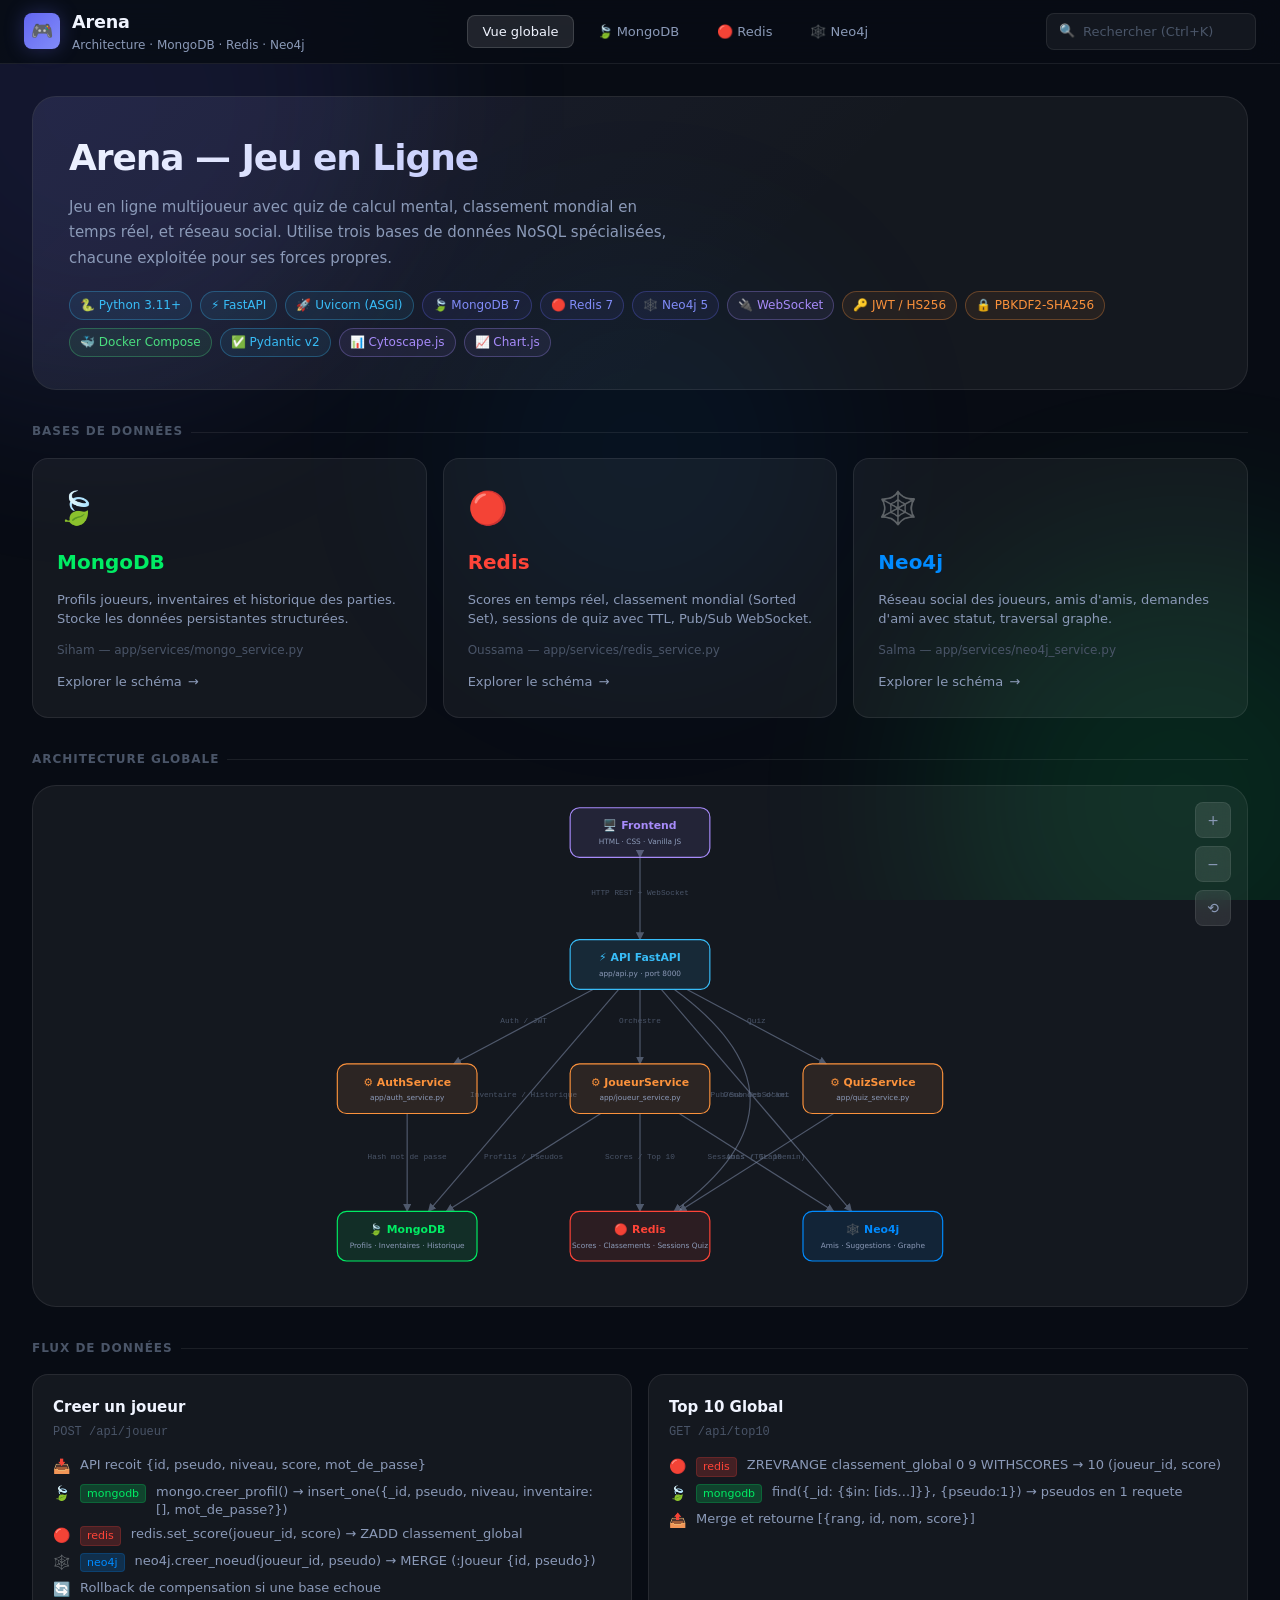
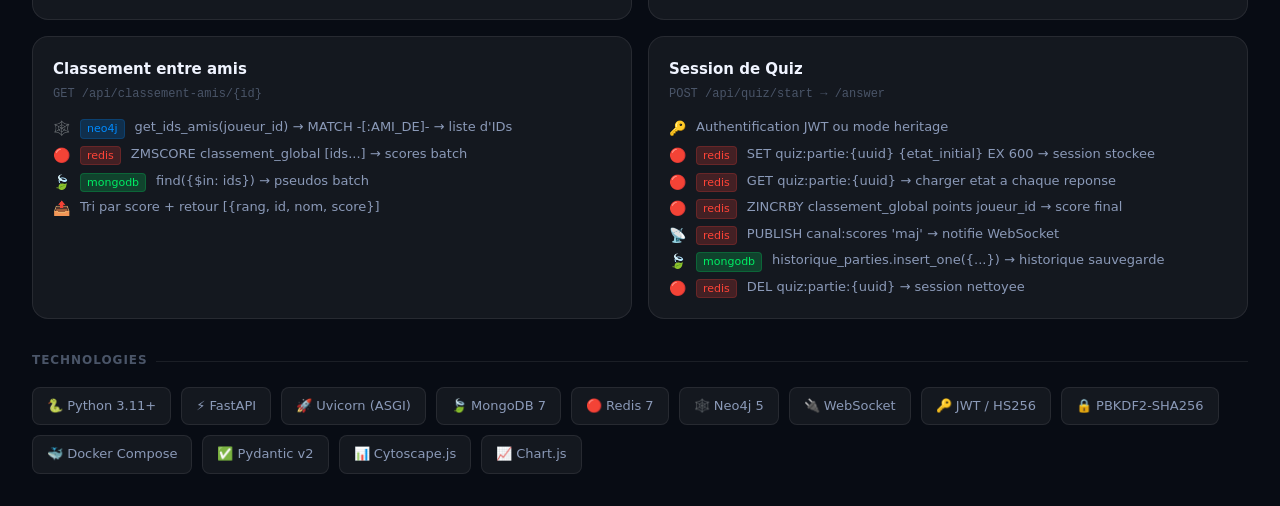
<file: architecture-visualization/index.html>
<!DOCTYPE html>
<html lang="fr">
<head>
<meta charset="UTF-8">
<meta name="viewport" content="width=device-width, initial-scale=1">
<title>Arena — Architecture des bases de données</title>
<link rel="stylesheet" href="style.css">
<link rel="stylesheet" href="style.extra.css">
</head>
<body>
<div class="bg-ambient"><div class="bg-orb bg-orb-1"></div><div class="bg-orb bg-orb-2"></div><div class="bg-orb bg-orb-3"></div></div>
<div class="app-wrapper">
  <header class="header">
    <div class="header-brand">
      <div class="header-logo">🎮</div>
      <div><div class="header-title">Arena</div><div class="header-subtitle">Architecture · MongoDB · Redis · Neo4j</div></div>
    </div>
    <nav class="header-nav">
      <button class="nav-btn active" data-view="global">Vue globale</button>
      <button class="nav-btn" data-view="mongodb">🍃 MongoDB</button>
      <button class="nav-btn" data-view="redis">🔴 Redis</button>
      <button class="nav-btn" data-view="neo4j">🕸️ Neo4j</button>
    </nav>
    <div class="header-actions">
      <div class="search-box"><span class="search-icon">🔍</span><input id="search-trigger" placeholder="Rechercher (Ctrl+K)" readonly></div>
    </div>
  </header>
  <main class="main-content">
    <section class="view arch-view active" id="view-global">
      <div class="project-hero" id="project-hero"></div>
      <div><div class="section-label">Bases de données</div><div class="db-cards-row" id="db-cards"></div></div>
      <div>
        <div class="section-label">Architecture globale</div>
        <div class="arch-wrap">
          <div class="diagram-container">
            <div class="diagram-toolbar">
              <button class="tool-btn" id="arch-zoom-in" title="Zoom +">+</button>
              <button class="tool-btn" id="arch-zoom-out" title="Zoom −">−</button>
              <button class="tool-btn" id="arch-reset" title="Réinitialiser">⟲</button>
            </div>
            <div id="arch-canvas"></div>
          </div>
          <aside class="info-panel" id="info-panel"></aside>
        </div>
      </div>
      <div><div class="section-label">Flux de données</div><div class="flows-grid" id="data-flows"></div></div>
      <div><div class="section-label">Technologies</div><div class="tech-grid" id="tech-grid"></div></div>
    </section>
    <section class="db-view" id="view-mongodb"></section>
    <section class="db-view" id="view-redis"></section>
    <section class="db-view" id="view-neo4j"></section>
  </main>
</div>
<div class="search-overlay" id="search-overlay">
  <div class="search-modal">
    <div class="search-modal-header"><span>🔍</span><input class="search-modal-input" id="search-input" placeholder="Composant, collection, champ, flux…" autocomplete="off"></div>
    <div class="search-modal-results" id="search-results"></div>
  </div>
</div>
<div class="toast-container" id="toast-container"></div>
<script src="data.js"></script>
<script src="script.js"></script>
</body>
</html>
</file>
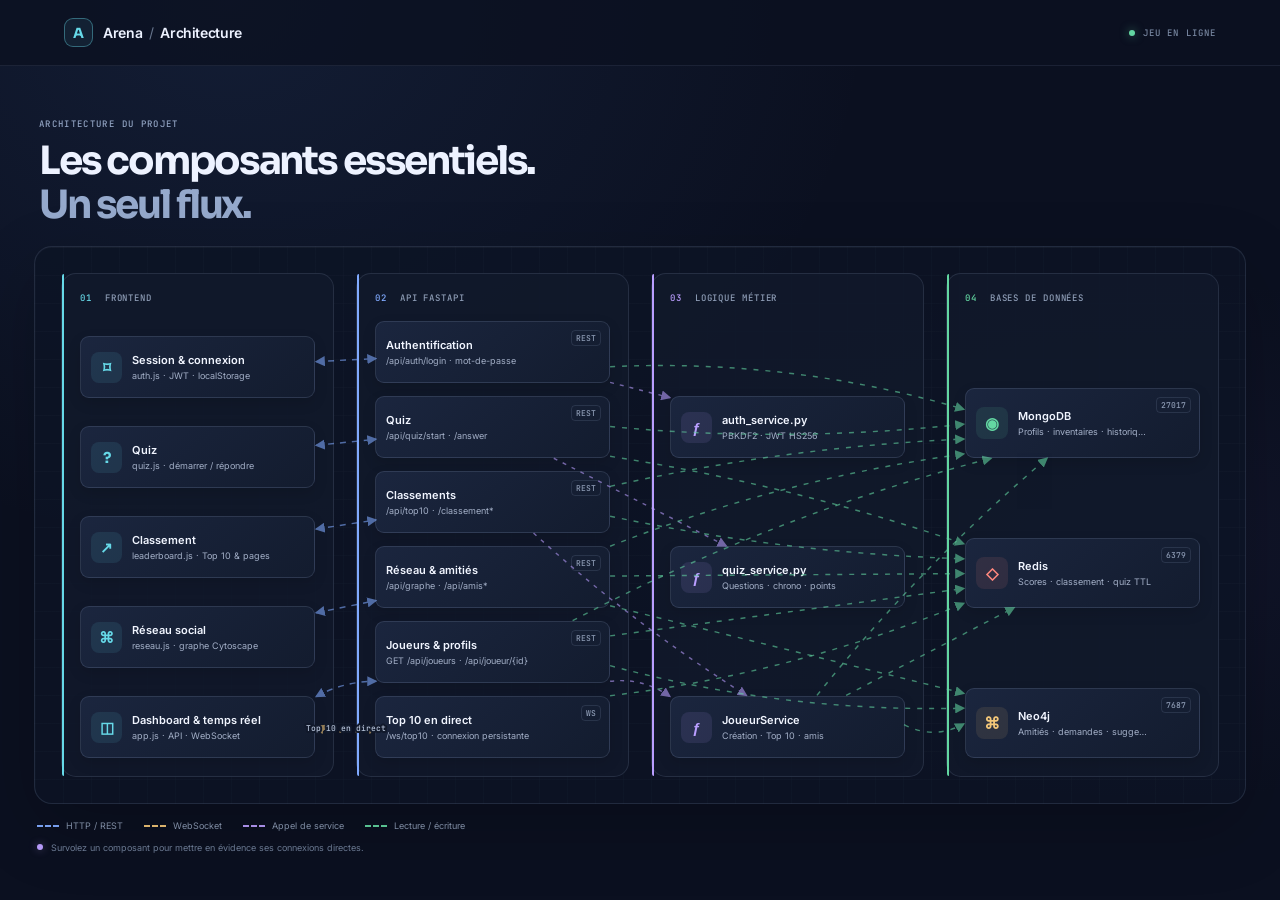
<file: architecture/index.html>
<!doctype html>
<html lang="fr">
<head>
  <meta charset="utf-8">
  <meta name="viewport" content="width=device-width, initial-scale=1">
  <meta name="theme-color" content="#0b1020">
  <title>Arena — Architecture</title>
  <link rel="stylesheet" href="style.css">
</head>
<body>
  <header class="topbar">
    <a class="brand" href="#" aria-label="Arena — Architecture">
      <span class="brand-mark" aria-hidden="true">A</span>
      <span>Arena <i>/</i> Architecture</span>
    </a>
    <span class="project-label"><span></span> JEU EN LIGNE</span>
  </header>

  <main class="page">
    <section class="intro">
      <p class="eyebrow">ARCHITECTURE DU PROJET</p>
      <h1>Les composants essentiels.<br><span>Un seul flux.</span></h1>
    </section>

    <section class="diagram" aria-label="Architecture détaillée de l’application Arena">
      <svg class="connections" id="connections" aria-hidden="true"></svg>

      <section class="layer frontend-layer">
        <p class="layer-heading"><span>01</span> FRONTEND</p>
        <article class="component frontend" id="ui-auth" tabindex="0">
          <span class="component-icon icon-frontend" aria-hidden="true">⌑</span>
          <span class="component-copy"><strong>Session & connexion</strong><small>auth.js · JWT · localStorage</small></span>
        </article>
        <article class="component frontend" id="ui-quiz" tabindex="0">
          <span class="component-icon icon-frontend" aria-hidden="true">?</span>
          <span class="component-copy"><strong>Quiz</strong><small>quiz.js · démarrer / répondre</small></span>
        </article>
        <article class="component frontend" id="ui-ranking" tabindex="0">
          <span class="component-icon icon-frontend" aria-hidden="true">↗</span>
          <span class="component-copy"><strong>Classement</strong><small>leaderboard.js · Top 10 & pages</small></span>
        </article>
        <article class="component frontend" id="ui-social" tabindex="0">
          <span class="component-icon icon-frontend" aria-hidden="true">⌘</span>
          <span class="component-copy"><strong>Réseau social</strong><small>reseau.js · graphe Cytoscape</small></span>
        </article>
        <article class="component frontend" id="ui-dashboard" tabindex="0">
          <span class="component-icon icon-frontend" aria-hidden="true">◫</span>
          <span class="component-copy"><strong>Dashboard & temps réel</strong><small>app.js · API · WebSocket</small></span>
        </article>
      </section>

      <section class="layer api-layer">
        <p class="layer-heading"><span>02</span> API FASTAPI</p>
        <article class="component api" id="api-auth" tabindex="0">
          <span class="component-copy"><strong>Authentification</strong><small>/api/auth/login · mot-de-passe</small></span>
          <span class="component-tag">REST</span>
        </article>
        <article class="component api" id="api-quiz" tabindex="0">
          <span class="component-copy"><strong>Quiz</strong><small>/api/quiz/start · /answer</small></span>
          <span class="component-tag">REST</span>
        </article>
        <article class="component api" id="api-ranking" tabindex="0">
          <span class="component-copy"><strong>Classements</strong><small>/api/top10 · /classement*</small></span>
          <span class="component-tag">REST</span>
        </article>
        <article class="component api" id="api-social" tabindex="0">
          <span class="component-copy"><strong>Réseau & amitiés</strong><small>/api/graphe · /api/amis*</small></span>
          <span class="component-tag">REST</span>
        </article>
        <article class="component api" id="api-players" tabindex="0">
          <span class="component-copy"><strong>Joueurs & profils</strong><small>GET /api/joueurs · /api/joueur/{id}</small></span>
          <span class="component-tag">REST</span>
        </article>
        <article class="component api websocket" id="api-ws" tabindex="0">
          <span class="component-copy"><strong>Top 10 en direct</strong><small>/ws/top10 · connexion persistante</small></span>
          <span class="component-tag">WS</span>
        </article>
      </section>

      <section class="layer logic-layer">
        <p class="layer-heading"><span>03</span> LOGIQUE MÉTIER</p>
        <article class="component logic" id="svc-auth" tabindex="0">
          <span class="component-icon icon-logic" aria-hidden="true">ƒ</span>
          <span class="component-copy"><strong>auth_service.py</strong><small>PBKDF2 · JWT HS256</small></span>
        </article>
        <article class="component logic" id="svc-quiz" tabindex="0">
          <span class="component-icon icon-logic" aria-hidden="true">ƒ</span>
          <span class="component-copy"><strong>quiz_service.py</strong><small>Questions · chrono · points</small></span>
        </article>
        <article class="component logic" id="svc-player" tabindex="0">
          <span class="component-icon icon-logic" aria-hidden="true">ƒ</span>
          <span class="component-copy"><strong>JoueurService</strong><small>Création · Top 10 · amis</small></span>
        </article>
      </section>

      <section class="layer data-layer">
        <p class="layer-heading"><span>04</span> BASES DE DONNÉES</p>
        <article class="component database mongo" id="db-mongo" tabindex="0">
          <span class="component-icon icon-mongo" aria-hidden="true">◉</span>
          <span class="component-copy"><strong>MongoDB</strong><small>Profils · inventaires · historique</small></span>
          <span class="component-tag">27017</span>
        </article>
        <article class="component database redis" id="db-redis" tabindex="0">
          <span class="component-icon icon-redis" aria-hidden="true">◇</span>
          <span class="component-copy"><strong>Redis</strong><small>Scores · classement · quiz TTL</small></span>
          <span class="component-tag">6379</span>
        </article>
        <article class="component database neo4j" id="db-neo4j" tabindex="0">
          <span class="component-icon icon-neo4j" aria-hidden="true">⌘</span>
          <span class="component-copy"><strong>Neo4j</strong><small>Amitiés · demandes · suggestions</small></span>
          <span class="component-tag">7687</span>
        </article>
      </section>
    </section>

    <section class="flow-key" aria-label="Légende des flux">
      <span><i class="key-line key-http"></i>HTTP / REST</span>
      <span><i class="key-line key-ws"></i>WebSocket</span>
      <span><i class="key-line key-call"></i>Appel de service</span>
      <span><i class="key-line key-data"></i>Lecture / écriture</span>
    </section>
    <p class="flow-caption"><span class="flow-dot"></span> Survolez un composant pour mettre en évidence ses connexions directes.</p>
  </main>
  <script src="arch.js"></script>
</body>
</html>
</file>
<file: architecture-visualization/style.css>
﻿/* ============================================================
   style.css - Arena Architecture Visualization
   Premium dark theme with glassmorphism
   ============================================================ */

:root {
  /* Core palette */
  --bg-primary: #080c14;
  --bg-secondary: #0d1421;
  --bg-card: rgba(255,255,255,0.04);
  --bg-card-hover: rgba(255,255,255,0.08);
  --bg-glass: rgba(255,255,255,0.05);
  --bg-glass-strong: rgba(255,255,255,0.1);

  /* Borders */
  --border-subtle: rgba(255,255,255,0.08);
  --border-medium: rgba(255,255,255,0.14);
  --border-strong: rgba(255,255,255,0.22);

  /* Text */
  --text-primary: #f0f4ff;
  --text-secondary: #8b9ab8;
  --text-muted: #4a5568;
  --text-accent: #60a5fa;

  /* Database colors */
  --mongo-color: #00ED64;
  --mongo-dark: #00684A;
  --mongo-glow: rgba(0, 237, 100, 0.2);
  --redis-color: #FF4438;
  --redis-dark: #A41E11;
  --redis-glow: rgba(255, 68, 56, 0.2);
  --neo4j-color: #018BFF;
  --neo4j-dark: #0054A4;
  --neo4j-glow: rgba(1, 139, 255, 0.2);

  /* Component colors */
  --frontend-color: #a78bfa;
  --backend-color: #38bdf8;
  --service-color: #fb923c;

  /* Accent */
  --accent: #6366f1;
  --accent-light: #818cf8;
  --accent-glow: rgba(99, 102, 241, 0.3);

  /* Layout */
  --sidebar-width: 280px;
  --header-height: 64px;
  --panel-width: 400px;

  /* Radius */
  --radius-sm: 8px;
  --radius-md: 12px;
  --radius-lg: 16px;
  --radius-xl: 24px;

  /* Transitions */
  --transition-fast: 150ms ease;
  --transition-med: 250ms ease;
  --transition-slow: 400ms cubic-bezier(0.4, 0, 0.2, 1);
}

/* ===================== RESET & BASE ===================== */
*, *::before, *::after { box-sizing: border-box; margin: 0; padding: 0; }
html { font-size: 16px; height: 100%; }
body {
  font-family: 'Inter', system-ui, -apple-system, sans-serif;
  background: var(--bg-primary);
  color: var(--text-primary);
  min-height: 100vh;
  overflow-x: hidden;
  line-height: 1.6;
}
a { color: inherit; text-decoration: none; }
button { font-family: inherit; cursor: pointer; border: none; background: none; }
input { font-family: inherit; }

/* ===================== SCROLLBAR ===================== */
::-webkit-scrollbar { width: 6px; height: 6px; }
::-webkit-scrollbar-track { background: var(--bg-secondary); }
::-webkit-scrollbar-thumb { background: var(--border-medium); border-radius: 3px; }
::-webkit-scrollbar-thumb:hover { background: var(--border-strong); }

/* ===================== TYPOGRAPHY ===================== */
.font-mono { font-family: 'JetBrains Mono', 'Fira Code', 'Consolas', monospace; }
h1 { font-size: 2rem; font-weight: 700; letter-spacing: -0.02em; }
h2 { font-size: 1.5rem; font-weight: 650; letter-spacing: -0.015em; }
h3 { font-size: 1.125rem; font-weight: 600; }
h4 { font-size: 0.9375rem; font-weight: 600; }

/* ===================== BACKGROUND AMBIENT ===================== */
.bg-ambient {
  position: fixed; inset: 0; pointer-events: none; z-index: 0;
  overflow: hidden;
}
.bg-orb {
  position: absolute; border-radius: 50%;
  filter: blur(100px); opacity: 0.12;
  animation: orb-drift 20s infinite alternate ease-in-out;
}
.bg-orb-1 { width: 600px; height: 600px; top: -200px; left: -200px; background: var(--accent); }
.bg-orb-2 { width: 500px; height: 500px; bottom: -150px; right: -150px; background: var(--mongo-color); animation-delay: -7s; }
.bg-orb-3 { width: 400px; height: 400px; top: 50%; left: 50%; transform: translate(-50%,-50%); background: var(--neo4j-color); animation-delay: -14s; opacity: 0.06; }

@keyframes orb-drift {
  0% { transform: translate(0, 0) scale(1); }
  100% { transform: translate(40px, 30px) scale(1.1); }
}

/* ===================== LAYOUT ===================== */
.app-wrapper { display: flex; flex-direction: column; min-height: 100vh; position: relative; z-index: 1; }

/* HEADER */
.header {
  height: var(--header-height);
  display: flex; align-items: center; justify-content: space-between;
  padding: 0 24px;
  background: rgba(8, 12, 20, 0.85);
  backdrop-filter: blur(20px);
  border-bottom: 1px solid var(--border-subtle);
  position: sticky; top: 0; z-index: 100;
}
.header-brand { display: flex; align-items: center; gap: 12px; }
.header-logo {
  width: 36px; height: 36px; border-radius: var(--radius-sm);
  background: linear-gradient(135deg, var(--accent), var(--accent-light));
  display: flex; align-items: center; justify-content: center;
  font-size: 18px; flex-shrink: 0;
  box-shadow: 0 0 20px var(--accent-glow);
}
.header-title { font-size: 1.1rem; font-weight: 700; letter-spacing: -0.01em; }
.header-subtitle { font-size: 0.75rem; color: var(--text-secondary); }

.header-nav { display: flex; align-items: center; gap: 8px; }
.nav-btn {
  display: flex; align-items: center; gap: 6px;
  padding: 8px 14px; border-radius: var(--radius-sm);
  font-size: 0.8125rem; font-weight: 500; color: var(--text-secondary);
  border: 1px solid transparent;
  transition: all var(--transition-fast);
}
.nav-btn:hover { background: var(--bg-glass); color: var(--text-primary); border-color: var(--border-subtle); }
.nav-btn.active { background: var(--bg-glass-strong); color: var(--text-primary); border-color: var(--border-medium); }
.nav-btn svg { width: 14px; height: 14px; }

.header-actions { display: flex; align-items: center; gap: 8px; }
.search-box {
  display: flex; align-items: center; gap: 8px;
  padding: 7px 12px; border-radius: var(--radius-sm);
  background: var(--bg-glass); border: 1px solid var(--border-subtle);
  transition: all var(--transition-fast);
}
.search-box:focus-within { border-color: var(--border-medium); background: var(--bg-glass-strong); }
.search-box input {
  background: none; border: none; outline: none;
  color: var(--text-primary); font-size: 0.8125rem; width: 160px;
}
.search-box input::placeholder { color: var(--text-muted); }
.search-icon { color: var(--text-muted); font-size: 13px; }

/* MAIN CONTENT */
.main-content { flex: 1; display: flex; overflow: hidden; }

/* VIEWS */
.view { display: none; flex: 1; overflow: hidden; }
.view.active { display: flex; flex-direction: column; }

/* ===================== GLOBAL ARCHITECTURE VIEW ===================== */
.arch-view { padding: 32px; overflow-y: auto; gap: 32px; }

/* PROJECT HEADER */
.project-hero {
  background: var(--bg-glass);
  border: 1px solid var(--border-subtle);
  border-radius: var(--radius-xl);
  padding: 32px 36px;
  position: relative; overflow: hidden;
}
.project-hero::before {
  content: ''; position: absolute; inset: 0;
  background: linear-gradient(135deg, rgba(99,102,241,0.08) 0%, transparent 60%);
  pointer-events: none;
}
.project-hero-inner { position: relative; z-index: 1; }
.project-name {
  font-size: 2.25rem; font-weight: 800; letter-spacing: -0.03em;
  background: linear-gradient(135deg, var(--text-primary) 0%, var(--accent-light) 100%);
  -webkit-background-clip: text; -webkit-text-fill-color: transparent; background-clip: text;
  margin-bottom: 8px;
}
.project-desc { color: var(--text-secondary); font-size: 0.9375rem; max-width: 600px; line-height: 1.7; }
.project-badges { display: flex; flex-wrap: wrap; gap: 8px; margin-top: 20px; }
.badge {
  display: flex; align-items: center; gap: 5px;
  padding: 4px 10px; border-radius: 999px; font-size: 0.75rem; font-weight: 500;
  border: 1px solid var(--border-subtle); background: var(--bg-glass);
}
.badge-backend { border-color: rgba(56,189,248,0.3); color: #38bdf8; background: rgba(56,189,248,0.08); }
.badge-database { border-color: rgba(99,102,241,0.3); color: var(--accent-light); background: rgba(99,102,241,0.08); }
.badge-realtime { border-color: rgba(167,139,250,0.3); color: #a78bfa; background: rgba(167,139,250,0.08); }
.badge-auth { border-color: rgba(251,146,60,0.3); color: #fb923c; background: rgba(251,146,60,0.08); }
.badge-infra { border-color: rgba(74,222,128,0.3); color: #4ade80; background: rgba(74,222,128,0.08); }
.badge-frontend { border-color: rgba(167,139,250,0.3); color: #a78bfa; background: rgba(167,139,250,0.08); }

/* DATABASE CARDS */
.db-cards-row { display: grid; grid-template-columns: repeat(3, 1fr); gap: 16px; }
.db-card {
  background: var(--bg-glass); border-radius: var(--radius-lg);
  border: 1px solid var(--border-subtle); padding: 24px;
  cursor: pointer; position: relative; overflow: hidden;
  transition: all var(--transition-med);
  display: flex; flex-direction: column; gap: 12px;
}
.db-card::before {
  content: ''; position: absolute; inset: 0;
  opacity: 0; transition: opacity var(--transition-med);
}
.db-card:hover { transform: translateY(-3px); border-color: var(--border-medium); }
.db-card:hover::before { opacity: 1; }
.db-card.mongo::before { background: radial-gradient(ellipse at top left, var(--mongo-glow), transparent 60%); }
.db-card.redis::before { background: radial-gradient(ellipse at top left, var(--redis-glow), transparent 60%); }
.db-card.neo4j::before { background: radial-gradient(ellipse at top left, var(--neo4j-glow), transparent 60%); }
.db-card:hover.mongo { border-color: rgba(0,237,100,0.3); box-shadow: 0 8px 32px var(--mongo-glow); }
.db-card:hover.redis { border-color: rgba(255,68,56,0.3); box-shadow: 0 8px 32px var(--redis-glow); }
.db-card:hover.neo4j { border-color: rgba(1,139,255,0.3); box-shadow: 0 8px 32px var(--neo4j-glow); }
.db-card-icon { font-size: 2rem; }
.db-card-name { font-size: 1.25rem; font-weight: 700; }
.db-card-name.mongo { color: var(--mongo-color); }
.db-card-name.redis { color: var(--redis-color); }
.db-card-name.neo4j { color: var(--neo4j-color); }
.db-card-role { font-size: 0.8125rem; color: var(--text-secondary); line-height: 1.5; }
.db-card-owner { font-size: 0.75rem; color: var(--text-muted); }
.db-card-cta {
  margin-top: auto; display: flex; align-items: center; gap: 6px;
  font-size: 0.8125rem; font-weight: 500; color: var(--text-secondary);
  transition: all var(--transition-fast);
}
.db-card:hover .db-card-cta { color: var(--text-primary); gap: 10px; }

/* SECTION HEADINGS */
.section-label {
  font-size: 0.75rem; text-transform: uppercase; letter-spacing: 0.08em;
  color: var(--text-muted); font-weight: 600; margin-bottom: 16px;
  display: flex; align-items: center; gap: 8px;
}
.section-label::after { content: ''; flex: 1; height: 1px; background: var(--border-subtle); }

/* DIAGRAM CONTAINER */
.diagram-container {
  position: relative;
  background: var(--bg-glass); border: 1px solid var(--border-subtle);
  border-radius: var(--radius-xl); overflow: hidden;
  min-height: 520px;
}
.diagram-toolbar {
  position: absolute; top: 16px; right: 16px; z-index: 10;
  display: flex; gap: 8px; flex-direction: column;
}
.tool-btn {
  width: 36px; height: 36px; border-radius: var(--radius-sm);
  background: var(--bg-glass-strong); border: 1px solid var(--border-subtle);
  color: var(--text-secondary); font-size: 14px;
  display: flex; align-items: center; justify-content: center;
  transition: all var(--transition-fast); backdrop-filter: blur(8px);
}
.tool-btn:hover { background: var(--bg-card-hover); color: var(--text-primary); border-color: var(--border-medium); }
#arch-canvas { width: 100%; height: 520px; }

/* DATA FLOWS */
.flows-grid { display: grid; grid-template-columns: repeat(2, 1fr); gap: 16px; }
.flow-card {
  background: var(--bg-glass); border: 1px solid var(--border-subtle);
  border-radius: var(--radius-lg); padding: 20px;
  transition: all var(--transition-fast);
}
.flow-card:hover { background: var(--bg-card-hover); border-color: var(--border-medium); }
.flow-name { font-size: 0.9375rem; font-weight: 600; margin-bottom: 4px; }
.flow-endpoint { font-family: 'JetBrains Mono', monospace; font-size: 0.75rem; color: var(--text-muted); margin-bottom: 14px; }
.flow-steps { display: flex; flex-direction: column; gap: 6px; }
.flow-step {
  display: flex; align-items: flex-start; gap: 10px;
  font-size: 0.8125rem; color: var(--text-secondary); line-height: 1.4;
}
.flow-step-icon { font-size: 14px; flex-shrink: 0; margin-top: 1px; }
.flow-step-db {
  display: inline-flex; align-items: center; gap: 4px;
  padding: 1px 6px; border-radius: 4px;
  font-size: 0.6875rem; font-weight: 500; flex-shrink: 0;
  margin-top: 1px;
}
.flow-step-db.mongodb { background: var(--mongo-glow); color: var(--mongo-color); border: 1px solid rgba(0,237,100,0.2); }
.flow-step-db.redis { background: var(--redis-glow); color: var(--redis-color); border: 1px solid rgba(255,68,56,0.2); }
.flow-step-db.neo4j { background: var(--neo4j-glow); color: var(--neo4j-color); border: 1px solid rgba(1,139,255,0.2); }

/* TECH GRID */
.tech-grid { display: flex; flex-wrap: wrap; gap: 10px; }
.tech-chip {
  display: flex; align-items: center; gap: 7px;
  padding: 8px 14px; border-radius: var(--radius-sm);
  background: var(--bg-glass); border: 1px solid var(--border-subtle);
  font-size: 0.8125rem; color: var(--text-secondary);
  transition: all var(--transition-fast);
}
.tech-chip:hover { background: var(--bg-card-hover); color: var(--text-primary); border-color: var(--border-medium); }

/* ===================== DATABASE DETAIL VIEW ===================== */
.db-view {
  display: none; flex: 1;
  flex-direction: row; overflow: hidden;
}
.db-view.active { display: flex; }

/* DB SIDEBAR */
.db-sidebar {
  width: 280px; flex-shrink: 0;
  background: rgba(8,12,20,0.6); border-right: 1px solid var(--border-subtle);
  display: flex; flex-direction: column; overflow-y: auto;
  backdrop-filter: blur(20px);
}
.db-sidebar-header { padding: 24px 20px 16px; }
.db-back-btn {
  display: flex; align-items: center; gap: 8px;
  padding: 8px 12px; border-radius: var(--radius-sm);
  color: var(--text-secondary); font-size: 0.8125rem;
  border: 1px solid var(--border-subtle); background: var(--bg-glass);
  transition: all var(--transition-fast); margin-bottom: 20px;
}
.db-back-btn:hover { color: var(--text-primary); background: var(--bg-card-hover); }
.db-sidebar-name { font-size: 1.5rem; font-weight: 800; margin-bottom: 4px; }
.db-sidebar-tagline { font-size: 0.8125rem; color: var(--text-secondary); line-height: 1.5; margin-bottom: 16px; }
.db-meta-row { display: flex; flex-wrap: wrap; gap: 6px; }
.db-meta-chip {
  font-size: 0.6875rem; padding: 3px 8px; border-radius: 4px;
  background: var(--bg-glass); border: 1px solid var(--border-subtle); color: var(--text-muted);
}

.db-sidebar-nav { padding: 0 12px 24px; }
.nav-section { margin-bottom: 20px; }
.nav-section-label {
  font-size: 0.6875rem; text-transform: uppercase; letter-spacing: 0.08em;
  color: var(--text-muted); font-weight: 600; padding: 0 8px; margin-bottom: 8px;
}
.entity-btn {
  width: 100%; text-align: left;
  display: flex; align-items: center; gap: 10px;
  padding: 10px 12px; border-radius: var(--radius-sm);
  font-size: 0.875rem; color: var(--text-secondary);
  transition: all var(--transition-fast);
  margin-bottom: 2px;
}
.entity-btn:hover { background: var(--bg-glass); color: var(--text-primary); }
.entity-btn.active { background: var(--bg-glass-strong); color: var(--text-primary); }
.entity-btn-icon { font-size: 16px; flex-shrink: 0; }
.entity-btn-name { font-weight: 500; font-size: 0.875rem; }
.entity-btn-type { font-size: 0.6875rem; color: var(--text-muted); font-family: 'JetBrains Mono', monospace; }

/* DB MAIN */
.db-main { flex: 1; display: flex; overflow: hidden; }

/* DIAGRAM AREA */
.db-diagram-area {
  flex: 1; position: relative; overflow: hidden;
  background: var(--bg-secondary);
}
.db-diagram-bg {
  position: absolute; inset: 0;
  background-image: radial-gradient(circle, rgba(255,255,255,0.03) 1px, transparent 1px);
  background-size: 32px 32px;
}
.db-diagram-canvas { position: absolute; inset: 0; }
.diagram-hint {
  position: absolute; bottom: 20px; left: 50%; transform: translateX(-50%);
  background: var(--bg-glass); border: 1px solid var(--border-subtle);
  backdrop-filter: blur(8px); border-radius: var(--radius-sm);
  padding: 8px 16px; font-size: 0.75rem; color: var(--text-muted);
  pointer-events: none;
  display: flex; gap: 16px;
}
.hint-item { display: flex; align-items: center; gap: 5px; }
.db-diagram-tools {
  position: absolute; top: 16px; right: 16px; z-index: 10;
  display: flex; gap: 6px;
}

/* DETAIL PANEL */
.detail-panel {
  width: var(--panel-width); flex-shrink: 0;
  background: rgba(8,12,20,0.7); border-left: 1px solid var(--border-subtle);
  overflow-y: auto; display: flex; flex-direction: column;
  backdrop-filter: blur(20px);
  transition: all var(--transition-slow);
}
.detail-panel-empty {
  flex: 1; display: flex; flex-direction: column;
  align-items: center; justify-content: center;
  gap: 12px; color: var(--text-muted);
  padding: 32px;
}
.detail-panel-empty-icon { font-size: 3rem; opacity: 0.3; }
.detail-panel-empty-text { font-size: 0.875rem; text-align: center; }

.detail-panel-content { padding: 28px; display: flex; flex-direction: column; gap: 24px; }
.detail-header { display: flex; align-items: flex-start; gap: 14px; }
.detail-icon { font-size: 2.5rem; flex-shrink: 0; }
.detail-name { font-size: 1.25rem; font-weight: 700; margin-bottom: 4px; }
.detail-type {
  font-size: 0.75rem; padding: 3px 8px; border-radius: 4px;
  background: var(--bg-glass); border: 1px solid var(--border-subtle);
  color: var(--text-muted); font-family: 'JetBrains Mono', monospace; display: inline-block;
}
.detail-desc { font-size: 0.875rem; color: var(--text-secondary); line-height: 1.65; }
.detail-role {
  font-size: 0.8125rem; color: var(--text-secondary);
  padding: 12px 16px; background: var(--bg-glass); border-radius: var(--radius-sm);
  border-left: 3px solid var(--accent); line-height: 1.5;
}

/* FIELD TABLE */
.fields-table { border-radius: var(--radius-sm); overflow: hidden; border: 1px solid var(--border-subtle); }
.field-row {
  display: grid; grid-template-columns: 1fr auto;
  gap: 8px; padding: 10px 14px;
  border-bottom: 1px solid var(--border-subtle);
  transition: background var(--transition-fast);
}
.field-row:last-child { border-bottom: none; }
.field-row:hover { background: var(--bg-glass); }
.field-name { font-family: 'JetBrains Mono', monospace; font-size: 0.8125rem; color: var(--text-primary); font-weight: 500; }
.field-type { font-size: 0.6875rem; color: var(--text-muted); font-family: 'JetBrains Mono', monospace; text-align: right; }
.field-badges { display: flex; gap: 4px; margin-top: 2px; }
.field-badge {
  font-size: 0.6rem; padding: 1px 5px; border-radius: 3px; font-weight: 600; text-transform: uppercase;
}
.field-badge.pk { background: rgba(251,146,60,0.2); color: #fb923c; border: 1px solid rgba(251,146,60,0.3); }
.field-badge.fk { background: rgba(96,165,250,0.2); color: #60a5fa; border: 1px solid rgba(96,165,250,0.3); }
.field-desc { font-size: 0.75rem; color: var(--text-muted); margin-top: 4px; line-height: 1.4; grid-column: 1 / -1; }

/* OPS LIST */
.ops-list { display: flex; flex-direction: column; gap: 4px; }
.op-item {
  font-family: 'JetBrains Mono', monospace; font-size: 0.75rem;
  color: var(--text-secondary); padding: 8px 12px;
  background: var(--bg-glass); border-radius: var(--radius-sm);
  border: 1px solid var(--border-subtle);
  line-height: 1.4;
}

/* DETAIL SECTION */
.detail-section-title {
  font-size: 0.6875rem; text-transform: uppercase; letter-spacing: 0.08em;
  color: var(--text-muted); font-weight: 600; margin-bottom: 10px;
}
.detail-divider { height: 1px; background: var(--border-subtle); }

/* STATUS PILLS */
.status-list { display: flex; flex-direction: column; gap: 8px; }
.status-item { padding: 10px 14px; border-radius: var(--radius-sm); font-size: 0.8125rem; }
.status-accepted { background: rgba(0,237,100,0.1); border: 1px solid rgba(0,237,100,0.2); }
.status-pending { background: rgba(251,146,60,0.1); border: 1px solid rgba(251,146,60,0.2); }
.status-value { font-family: 'JetBrains Mono', monospace; font-size: 0.75rem; font-weight: 600; margin-bottom: 4px; }
.status-accepted .status-value { color: var(--mongo-color); }
.status-pending .status-value { color: #fb923c; }
.status-desc { color: var(--text-secondary); font-size: 0.8125rem; }

/* CYPHER BLOCK */
.cypher-block { margin-bottom: 12px; }
.cypher-name { font-size: 0.8125rem; font-weight: 600; margin-bottom: 6px; }
.cypher-desc { font-size: 0.75rem; color: var(--text-secondary); margin-bottom: 8px; }
.cypher-code {
  font-family: 'JetBrains Mono', monospace; font-size: 0.6875rem;
  color: #93c5fd; background: rgba(1,139,255,0.08); border: 1px solid rgba(1,139,255,0.15);
  border-radius: var(--radius-sm); padding: 12px; white-space: pre-wrap; line-height: 1.6;
}

/* CHARACTERISTICS */
.char-list { display: flex; flex-direction: column; gap: 6px; }
.char-item {
  display: flex; align-items: flex-start; gap: 8px;
  font-size: 0.8125rem; color: var(--text-secondary);
}
.char-item::before { content: '◆'; font-size: 8px; color: var(--accent-light); margin-top: 5px; flex-shrink: 0; }

/* ===================== CANVAS NODES ===================== */
.arch-node {
  position: absolute; cursor: pointer;
  transition: transform var(--transition-med), filter var(--transition-med);
}
.arch-node:hover { z-index: 10; }
.arch-node:hover .node-box { border-color: var(--border-strong); transform: scale(1.04); }
.node-box {
  background: var(--bg-glass); border: 1px solid var(--border-subtle);
  border-radius: var(--radius-md); padding: 16px 20px;
  backdrop-filter: blur(16px);
  transition: all var(--transition-med);
  min-width: 160px; text-align: center;
  display: flex; flex-direction: column; align-items: center; gap: 6px;
}
.node-icon { font-size: 1.75rem; }
.node-label { font-size: 0.875rem; font-weight: 700; }
.node-sublabel { font-size: 0.6875rem; color: var(--text-muted); }
.node-type-frontend .node-box { border-color: rgba(167,139,250,0.3); }
.node-type-frontend .node-box:hover { border-color: rgba(167,139,250,0.6); box-shadow: 0 8px 32px rgba(167,139,250,0.2); }
.node-type-frontend .node-label { color: var(--frontend-color); }
.node-type-backend .node-box { border-color: rgba(56,189,248,0.3); }
.node-type-backend .node-box:hover { border-color: rgba(56,189,248,0.6); box-shadow: 0 8px 32px rgba(56,189,248,0.2); }
.node-type-backend .node-label { color: var(--backend-color); }
.node-type-service .node-box { border-color: rgba(251,146,60,0.3); }
.node-type-service .node-box:hover { border-color: rgba(251,146,60,0.6); box-shadow: 0 8px 32px rgba(251,146,60,0.2); }
.node-type-service .node-label { color: var(--service-color); }
.node-type-mongodb .node-box { border-color: rgba(0,237,100,0.4); background: rgba(0,237,100,0.06); }
.node-type-mongodb .node-box:hover { border-color: rgba(0,237,100,0.7); box-shadow: 0 8px 40px var(--mongo-glow); }
.node-type-mongodb .node-label { color: var(--mongo-color); }
.node-type-redis .node-box { border-color: rgba(255,68,56,0.4); background: rgba(255,68,56,0.06); }
.node-type-redis .node-box:hover { border-color: rgba(255,68,56,0.7); box-shadow: 0 8px 40px var(--redis-glow); }
.node-type-redis .node-label { color: var(--redis-color); }
.node-type-neo4j .node-box { border-color: rgba(1,139,255,0.4); background: rgba(1,139,255,0.06); }
.node-type-neo4j .node-box:hover { border-color: rgba(1,139,255,0.7); box-shadow: 0 8px 40px var(--neo4j-glow); }
.node-type-neo4j .node-label { color: var(--neo4j-color); }

/* SIDE PANEL (global arch) */
.info-panel {
  width: 340px; flex-shrink: 0;
  background: rgba(8,12,20,0.8); border-left: 1px solid var(--border-subtle);
  padding: 24px; overflow-y: auto; display: none;
  backdrop-filter: blur(20px);
}
.info-panel.visible { display: flex; flex-direction: column; gap: 16px; }
.info-panel-close {
  position: absolute; top: 16px; right: 16px;
  width: 28px; height: 28px; border-radius: 6px;
  background: var(--bg-glass); border: 1px solid var(--border-subtle);
  color: var(--text-secondary); font-size: 14px;
  display: flex; align-items: center; justify-content: center;
  transition: all var(--transition-fast);
}
.info-panel-close:hover { background: var(--bg-card-hover); color: var(--text-primary); }
.info-panel-title { font-size: 1rem; font-weight: 700; }
.info-panel-desc { font-size: 0.8125rem; color: var(--text-secondary); line-height: 1.6; }
.info-panel-details { display: flex; flex-direction: column; gap: 4px; }
.info-panel-detail-item { font-size: 0.75rem; color: var(--text-secondary); padding: 6px 10px; background: var(--bg-glass); border-radius: 6px; border: 1px solid var(--border-subtle); line-height: 1.4; }

/* ===================== SVG ARROWS ===================== */
.connections-svg { position: absolute; inset: 0; pointer-events: none; overflow: visible; }
.arch-connection { stroke-width: 1.5; fill: none; opacity: 0.5; transition: opacity var(--transition-med); }
.arch-connection:hover { opacity: 1; }
.conn-label {
  font-size: 10px; fill: var(--text-muted);
  font-family: 'JetBrains Mono', monospace;
}

/* ===================== SCROLL CONTAINERS ===================== */
.arch-view { overflow-y: auto; }

/* ===================== SEARCH RESULTS ===================== */
.search-overlay {
  position: fixed; inset: 0; z-index: 200;
  background: rgba(8,12,20,0.9); backdrop-filter: blur(20px);
  display: none; align-items: flex-start; justify-content: center;
  padding-top: 80px;
}
.search-overlay.visible { display: flex; }
.search-modal {
  width: 580px; max-height: 70vh; border-radius: var(--radius-xl);
  background: var(--bg-secondary); border: 1px solid var(--border-medium);
  overflow: hidden; display: flex; flex-direction: column;
  box-shadow: 0 32px 80px rgba(0,0,0,0.6);
}
.search-modal-header {
  padding: 16px 20px; border-bottom: 1px solid var(--border-subtle);
  display: flex; align-items: center; gap: 12px;
}
.search-modal-input {
  flex: 1; background: none; border: none; outline: none;
  color: var(--text-primary); font-size: 1rem;
}
.search-modal-results { overflow-y: auto; }
.search-result-item {
  padding: 14px 20px; cursor: pointer;
  border-bottom: 1px solid var(--border-subtle);
  transition: background var(--transition-fast);
  display: flex; align-items: center; gap: 12px;
}
.search-result-item:hover { background: var(--bg-glass); }
.search-result-icon { font-size: 20px; }
.search-result-name { font-weight: 600; font-size: 0.9375rem; }
.search-result-db { font-size: 0.75rem; color: var(--text-muted); font-family: 'JetBrains Mono', monospace; }
.search-result-desc { font-size: 0.8125rem; color: var(--text-secondary); line-height: 1.4; margin-top: 2px; }
.search-empty { padding: 48px 20px; text-align: center; color: var(--text-muted); font-size: 0.875rem; }

/* ===================== TOAST NOTIFICATIONS ===================== */
.toast-container {
  position: fixed; bottom: 24px; right: 24px; z-index: 300;
  display: flex; flex-direction: column; gap: 8px; align-items: flex-end;
}
.toast {
  padding: 12px 16px; border-radius: var(--radius-sm);
  background: var(--bg-secondary); border: 1px solid var(--border-medium);
  font-size: 0.8125rem; color: var(--text-secondary);
  box-shadow: 0 8px 32px rgba(0,0,0,0.4);
  animation: toast-in 0.3s ease; max-width: 280px;
}
@keyframes toast-in { from { opacity: 0; transform: translateX(20px); } to { opacity: 1; transform: translateX(0); } }

/* ===================== RESPONSIVE ===================== */
@media (max-width: 1200px) {
  :root { --panel-width: 340px; }
  .flows-grid { grid-template-columns: 1fr; }
  .db-sidebar { width: 240px; }
}
@media (max-width: 900px) {
  .db-cards-row { grid-template-columns: 1fr; }
  .header-nav { display: none; }
  :root { --panel-width: 300px; }
  .db-sidebar { display: none; }
  .detail-panel { width: 100%; }
}
@media (max-width: 600px) {
  .arch-view { padding: 16px; gap: 20px; }
  .project-hero { padding: 20px; }
  .project-name { font-size: 1.5rem; }
  h1 { font-size: 1.5rem; }
}

/* ===================== ANIMATIONS ===================== */
@keyframes fadeSlideIn { from { opacity: 0; transform: translateY(16px); } to { opacity: 1; transform: translateY(0); } }
@keyframes pulse { 0%, 100% { opacity: 1; } 50% { opacity: 0.6; } }
@keyframes flow-dash { to { stroke-dashoffset: -20; } }
.animate-in { animation: fadeSlideIn 0.4s ease forwards; }
.db-card, .flow-card, .tech-chip { animation: fadeSlideIn 0.4s ease both; }

/* NODE SELECTION RING */
.arch-node.selected .node-box { outline: 2px solid var(--accent); outline-offset: 2px; }

/* TOOLTIP */
.tooltip {
  position: absolute; z-index: 50;
  background: var(--bg-secondary); border: 1px solid var(--border-medium);
  border-radius: var(--radius-sm); padding: 8px 12px;
  font-size: 0.75rem; color: var(--text-secondary); pointer-events: none;
  box-shadow: 0 8px 24px rgba(0,0,0,0.5); max-width: 220px; line-height: 1.4;
  backdrop-filter: blur(8px);
}

/* HIGHLIGHTED CONNECTION */
.conn-highlighted { opacity: 1 !important; stroke-width: 2.5 !important; }

/* AGGREGATION STEPS */
.agg-steps { display: flex; flex-direction: column; gap: 4px; }
.agg-step {
  font-family: 'JetBrains Mono', monospace; font-size: 0.75rem;
  color: var(--mongo-color); padding: 6px 10px;
  background: rgba(0,237,100,0.06); border: 1px solid rgba(0,237,100,0.15);
  border-radius: 4px;
}

/* CONSTRAINT BLOCK */
.constraint-block {
  font-family: 'JetBrains Mono', monospace; font-size: 0.6875rem;
  color: #93c5fd; background: rgba(1,139,255,0.08); border: 1px solid rgba(1,139,255,0.15);
  border-radius: var(--radius-sm); padding: 10px 12px; white-space: pre-wrap; line-height: 1.6;
}
</file>
<file: architecture-visualization/style.extra.css>
/* Ajouts pour script.js (ne modifie pas style.css) */
.db-view { height: calc(100vh - var(--header-height)); }
.arch-wrap { display: flex; align-items: stretch; gap: 0; }
.arch-wrap .diagram-container { flex: 1; min-width: 0; }
.info-panel { position: relative; border-radius: 0 var(--radius-xl) var(--radius-xl) 0; }
.svg-box { cursor: pointer; transition: opacity .2s; }
.svg-box:hover rect.box-bg { filter: brightness(1.3); }
#arch-canvas svg, .db-diagram-canvas svg { display: block; width: 100%; height: 100%; }
.search-result-item.active { background: var(--bg-glass-strong); }
.open-db-btn { padding: 8px 14px; border-radius: var(--radius-sm); background: var(--accent); color: #fff; font-size: .8125rem; font-weight: 600; }
.open-db-btn:hover { background: var(--accent-light); }
.entity-group-note { font-size: .6875rem; color: var(--text-muted); padding: 0 8px; }
@media (max-width: 900px) { .arch-wrap { flex-direction: column; } .info-panel { width: 100%; border-radius: var(--radius-lg); } }
</file>
<file: architecture/style.css>
@font-face {
  font-family: Inter;
  font-style: normal;
  font-weight: 400;
  font-display: swap;
  src: url("../frontend/static/fonts/inter-400.woff2") format("woff2");
}

@font-face {
  font-family: Inter;
  font-style: normal;
  font-weight: 500;
  font-display: swap;
  src: url("../frontend/static/fonts/inter-500.woff2") format("woff2");
}

@font-face {
  font-family: Inter;
  font-style: normal;
  font-weight: 600;
  font-display: swap;
  src: url("../frontend/static/fonts/inter-600.woff2") format("woff2");
}

@font-face {
  font-family: Sora;
  font-style: normal;
  font-weight: 700;
  font-display: swap;
  src: url("../frontend/static/fonts/sora-700.woff2") format("woff2");
}

@font-face {
  font-family: "JetBrains Mono";
  font-style: normal;
  font-weight: 500;
  font-display: swap;
  src: url("../frontend/static/fonts/jetbrains-mono-500.woff2") format("woff2");
}

:root {
  color-scheme: dark;
  --bg: #0b1020;
  --border: rgba(165, 184, 220, .14);
  --text: #edf2ff;
  --muted: #9aa8c0;
  --faint: #67758d;
  --cyan: #66d9e8;
  --blue: #80aaff;
  --violet: #ba9eff;
  --green: #63d7a2;
  --red: #ff887e;
  --amber: #f3c779;
}

* { box-sizing: border-box; }
html, body { min-width: 320px; min-height: 100%; margin: 0; }

body {
  min-height: 100vh;
  color: var(--text);
  font: 14px/1.5 Inter, "Segoe UI", sans-serif;
  background:
    radial-gradient(ellipse at 18% 0%, rgba(68, 109, 178, .14), transparent 40rem),
    radial-gradient(ellipse at 90% 60%, rgba(73, 62, 132, .09), transparent 35rem),
    var(--bg);
}

.topbar {
  height: 66px;
  display: flex;
  align-items: center;
  justify-content: space-between;
  padding: 0 clamp(20px, 5vw, 72px);
  border-bottom: 1px solid rgba(165, 184, 220, .1);
  background: rgba(11, 16, 32, .76);
}

.brand { display: inline-flex; align-items: center; gap: 10px; color: var(--text); font-weight: 600; letter-spacing: -.025em; text-decoration: none; }
.brand-mark { width: 29px; height: 29px; display: grid; place-items: center; border: 1px solid rgba(102, 217, 232, .4); border-radius: 9px; color: var(--cyan); background: rgba(102, 217, 232, .08); font: 700 14px Sora, sans-serif; }
.brand i { padding: 0 3px; color: var(--faint); font-style: normal; font-weight: 400; }
.project-label { display: flex; align-items: center; gap: 8px; color: #7887a1; font: 500 9px "JetBrains Mono", monospace; letter-spacing: .12em; }
.project-label span { width: 6px; height: 6px; border-radius: 50%; background: var(--green); box-shadow: 0 0 10px rgba(99, 215, 162, .55); }

.page { width: min(1460px, 100%); min-height: calc(100vh - 66px); display: flex; flex-direction: column; justify-content: center; margin: 0 auto; padding: 30px 34px 24px; }
.intro { margin: 0 0 20px 5px; }
.eyebrow { margin: 0 0 9px; color: #91a3c2; font: 500 9px "JetBrains Mono", monospace; letter-spacing: .15em; }
h1 { margin: 0; font: 700 clamp(28px, 3.2vw, 39px)/1.12 Sora, Inter, sans-serif; letter-spacing: -.055em; }
h1 span { color: #95a9cc; }

.diagram {
  position: relative;
  isolation: isolate;
  display: grid;
  grid-template-columns: repeat(4, minmax(0, 1fr));
  align-items: stretch;
  gap: 22px;
  min-height: 520px;
  padding: 26px;
  overflow: hidden;
  border: 1px solid var(--border);
  border-radius: 18px;
  background:
    linear-gradient(rgba(139, 165, 209, .025) 1px, transparent 1px),
    linear-gradient(90deg, rgba(139, 165, 209, .025) 1px, transparent 1px),
    rgba(13, 20, 37, .82);
  background-size: 28px 28px;
  box-shadow: 0 24px 70px rgba(0, 0, 0, .2), inset 0 1px rgba(255, 255, 255, .025);
}

.connections { position: absolute; z-index: 2; inset: 0; width: 100%; height: 100%; overflow: visible; pointer-events: none; }
.layer { position: relative; z-index: 1; display: flex; flex-direction: column; justify-content: space-between; gap: 13px; min-width: 0; padding: 18px; border: 1px solid var(--border); border-radius: 15px; background: rgba(17, 25, 43, .95); }
.layer::before { position: absolute; inset: 0 auto 0 0; width: 2px; border-radius: 13px 0 0 13px; background: var(--layer-color); content: ""; }
.frontend-layer { --layer-color: var(--cyan); }
.api-layer { --layer-color: var(--blue); }
.logic-layer { --layer-color: var(--violet); }
.data-layer { --layer-color: var(--green); }
.layer-heading { position: relative; z-index: 3; margin: 0 0 4px; color: #8e9db6; font: 500 9px "JetBrains Mono", monospace; letter-spacing: .1em; }
.layer-heading span { padding-right: 7px; color: var(--layer-color); }

.component {
  position: relative;
  z-index: 3;
  width: 100%;
  min-width: 0;
  min-height: 62px;
  display: flex;
  align-items: center;
  gap: 10px;
  padding: 10px;
  border: 1px solid rgba(165, 184, 220, .16);
  border-radius: 9px;
  color: var(--text);
  text-align: left;
  background: linear-gradient(140deg, rgba(27, 38, 63, .99), rgba(19, 28, 47, .99));
  box-shadow: 0 5px 14px rgba(0, 0, 0, .12);
  transition: transform .18s ease, border-color .18s ease, box-shadow .18s ease, opacity .18s ease;
}

.component:hover, .component:focus-visible, .component.is-related { transform: translateY(-1px); border-color: var(--component-color); box-shadow: 0 7px 20px rgba(0, 0, 0, .22), 0 0 14px color-mix(in srgb, var(--component-color) 12%, transparent); }
.component:focus-visible { outline: 2px solid var(--cyan); outline-offset: 2px; }
.component.is-muted { opacity: .28; }
.frontend { --component-color: var(--cyan); }
.api { --component-color: var(--blue); }
.websocket { --component-color: var(--amber); }
.logic { --component-color: var(--violet); }
.mongo { --component-color: var(--green); }
.redis { --component-color: var(--red); }
.neo4j { --component-color: var(--amber); }

.component-icon { width: 31px; height: 31px; flex: 0 0 31px; display: grid; place-items: center; border-radius: 8px; font: 600 15px Sora, sans-serif; }
.icon-frontend { color: var(--cyan); background: rgba(102, 217, 232, .1); }
.icon-logic { color: var(--violet); background: rgba(186, 158, 255, .11); }
.icon-mongo { color: var(--green); background: rgba(99, 215, 162, .1); }
.icon-redis { color: var(--red); background: rgba(255, 136, 126, .1); }
.icon-neo4j { color: var(--amber); background: rgba(243, 199, 121, .1); }
.component-copy { min-width: 0; display: flex; flex: 1; flex-direction: column; gap: 2px; }
.component-copy strong { overflow: hidden; color: #f1f5ff; font-size: 11px; font-weight: 600; text-overflow: ellipsis; white-space: nowrap; }
.component-copy small { overflow: hidden; color: #a3afc7; font-size: 9px; line-height: 1.4; text-overflow: ellipsis; white-space: nowrap; }
.component-tag { align-self: flex-start; margin: -2px -2px 0 0; padding: 2px 4px; border: 1px solid var(--border); border-radius: 4px; color: #8f9db6; font: 8px "JetBrains Mono", monospace; white-space: nowrap; }
.database { min-height: 70px; }
.database .component-icon { width: 32px; height: 32px; flex-basis: 32px; font-size: 16px; }
.database .component-copy strong { font-size: 11px; }
.database .component-copy small { font-size: 9px; }

.flow-path { fill: none; stroke-width: 1.45; opacity: .58; transition: opacity .2s ease, stroke-width .2s ease; }
.flow-path.flow-http { stroke: var(--blue); stroke-dasharray: 6 6; animation: flow 1.7s linear infinite; }
.flow-path.flow-ws { stroke: var(--amber); stroke-dasharray: 2 6; animation: flow 1.1s linear infinite; }
.flow-path.flow-call { stroke: var(--violet); stroke-dasharray: 4 6; animation: flow 1.9s linear infinite; }
.flow-path.flow-data { stroke: var(--green); stroke-dasharray: 5 7; animation: flow 2s linear infinite; }
.flow-path.is-muted { opacity: .035; animation-play-state: paused; }
.flow-path.is-related { opacity: 1; stroke-width: 2.2; }
.flow-label { fill: #b7c3d9; font: 8px "JetBrains Mono", monospace; paint-order: stroke; stroke: #11192b; stroke-linejoin: round; stroke-width: 4px; text-anchor: middle; }
.flow-label.is-muted { opacity: .1; }
@keyframes flow { to { stroke-dashoffset: -24; } }

.flow-key { display: flex; align-items: center; flex-wrap: wrap; gap: 21px; padding: 15px 3px 4px; color: #8e9db6; font-size: 9px; }
.flow-key span { display: inline-flex; align-items: center; gap: 7px; white-space: nowrap; }
.key-line { width: 22px; border-top: 2px dashed; }
.key-http { border-color: var(--blue); }
.key-ws { border-color: var(--amber); }
.key-call { border-color: var(--violet); }
.key-data { border-color: var(--green); }
.flow-caption { display: flex; align-items: center; gap: 8px; margin: 4px 3px 0; color: #71809a; font-size: 9px; }
.flow-dot { width: 6px; height: 6px; flex: 0 0 6px; border-radius: 50%; background: var(--violet); box-shadow: 0 0 9px rgba(186, 158, 255, .4); }

@media (max-width: 1000px) {
  .page { padding-inline: 18px; }
  .diagram { grid-template-columns: repeat(2, minmax(0, 1fr)); gap: 18px; }
  .layer { gap: 12px; padding: 15px; }
}

@media (max-width: 620px) {
  .topbar { height: 58px; padding-inline: 16px; }
  .page { min-height: calc(100vh - 58px); justify-content: flex-start; padding: 28px 13px 22px; }
  .intro { margin: 0 0 19px 2px; }
  .diagram { grid-template-columns: minmax(0, 1fr); gap: 13px; padding: 13px; }
  .layer { gap: 11px; padding: 14px; }
  .component { min-height: 58px; }
  .database { min-height: 62px; }
  .flow-key { gap: 11px 16px; padding: 12px 2px; }
  .flow-label { display: none; }
}

@media (prefers-reduced-motion: reduce) {
  *, *::before, *::after { animation-duration: .01ms !important; animation-iteration-count: 1 !important; transition-duration: .01ms !important; }
}
</file>
